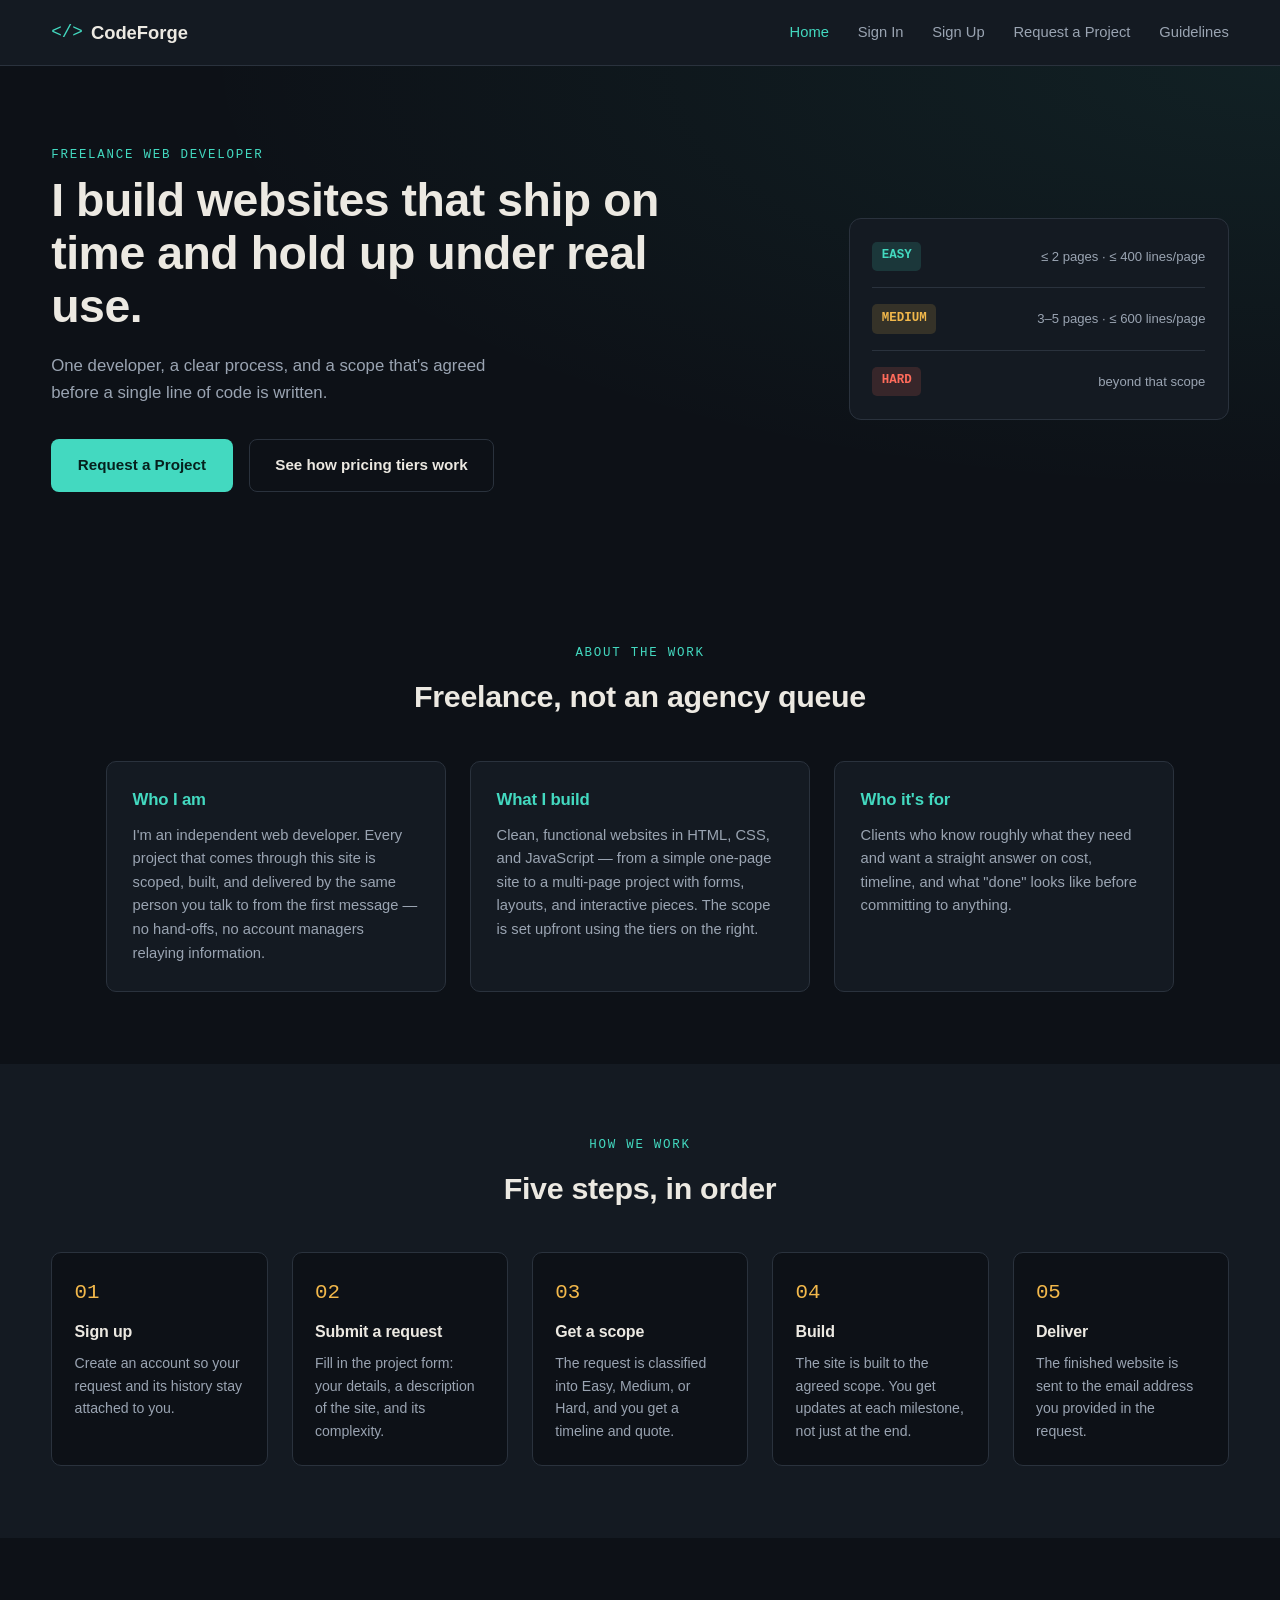
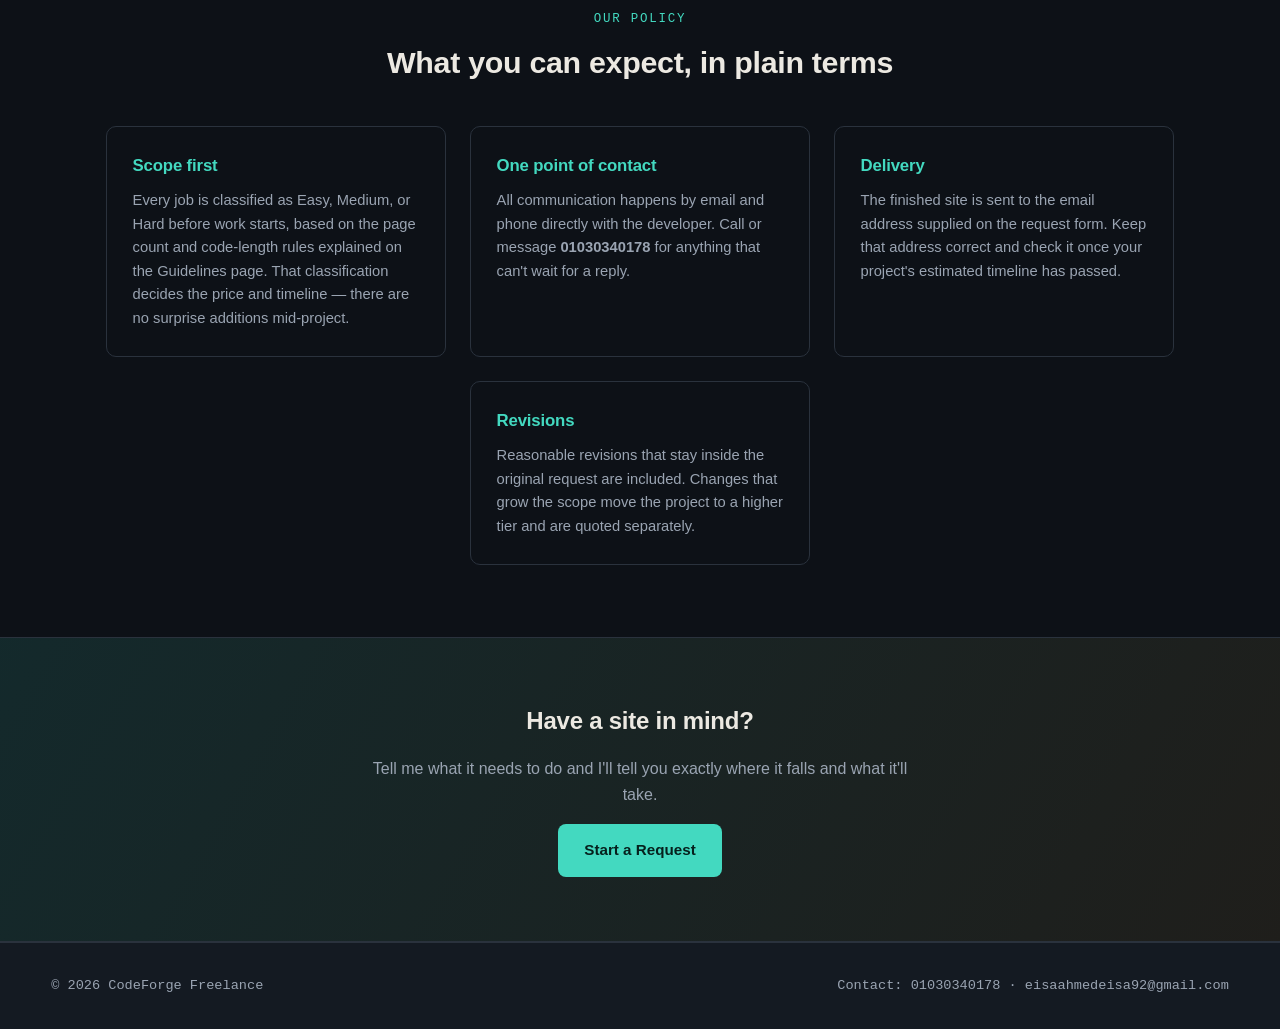
<file: website/Html/index.html>
<!DOCTYPE html>
<html lang="en">
<head>
  <meta charset="UTF-8">
  <meta name="viewport" content="width=device-width, initial-scale=1.0">
  <title>CodeForge Freelance — Home</title>
  <link rel="stylesheet" href="../style/index.css">
</head>
<body>

  <nav class="navbar">
    <div class="nav-brand">
      <span class="brand-mark">&lt;/&gt;</span>
      <span class="brand-name">CodeForge</span>
    </div>
    <div class="nav-links">
      <a href="index.html" class="active">Home</a>
      <a href="signin.html">Sign In</a>
      <a href="signup.html">Sign Up</a>
      <a href="orders.html">Request a Project</a>
      <a href="instructions.html">Guidelines</a>
    </div>
  </nav>

  <header class="hero">
    <div class="hero-text">
      <p class="eyebrow">Freelance Web Developer</p>
      <h1>I build websites that ship on time and hold up under real use.</h1>
      <p class="hero-sub">One developer, a clear process, and a scope that's agreed before a single line of code is written.</p>
      <div class="hero-actions">
        <a href="orders.html" class="btn btn-primary">Request a Project</a>
        <a href="instructions.html" class="btn btn-ghost">See how pricing tiers work</a>
      </div>
    </div>
    <div class="hero-panel">
      <div class="tier-strip">
        <div class="tier-row">
          <span class="tier-tag tier-easy">EASY</span>
          <span class="tier-meta">≤ 2 pages · ≤ 400 lines/page</span>
        </div>
        <div class="tier-row">
          <span class="tier-tag tier-medium">MEDIUM</span>
          <span class="tier-meta">3–5 pages · ≤ 600 lines/page</span>
        </div>
        <div class="tier-row">
          <span class="tier-tag tier-hard">HARD</span>
          <span class="tier-meta">beyond that scope</span>
        </div>
      </div>
    </div>
  </header>

  <main>
    <section class="about section">
      <div class="section-head">
        <p class="eyebrow">About the work</p>
        <h2>Freelance, not an agency queue</h2>
      </div>
      <div class="about-grid">
        <div class="about-card">
          <h3>Who I am</h3>
          <p>I'm an independent web developer. Every project that comes through this site is scoped, built, and delivered by the same person you talk to from the first message — no hand-offs, no account managers relaying information.</p>
        </div>
        <div class="about-card">
          <h3>What I build</h3>
          <p>Clean, functional websites in HTML, CSS, and JavaScript — from a simple one-page site to a multi-page project with forms, layouts, and interactive pieces. The scope is set upfront using the tiers on the right.</p>
        </div>
        <div class="about-card">
          <h3>Who it's for</h3>
          <p>Clients who know roughly what they need and want a straight answer on cost, timeline, and what "done" looks like before committing to anything.</p>
        </div>
      </div>
    </section>

    <section class="how section section-alt">
      <div class="section-head">
        <p class="eyebrow">How we work</p>
        <h2>Five steps, in order</h2>
      </div>
      <div class="steps-flex">
        <div class="step">
          <div class="step-index">01</div>
          <h3>Sign up</h3>
          <p>Create an account so your request and its history stay attached to you.</p>
        </div>
        <div class="step">
          <div class="step-index">02</div>
          <h3>Submit a request</h3>
          <p>Fill in the project form: your details, a description of the site, and its complexity.</p>
        </div>
        <div class="step">
          <div class="step-index">03</div>
          <h3>Get a scope</h3>
          <p>The request is classified into Easy, Medium, or Hard, and you get a timeline and quote.</p>
        </div>
        <div class="step">
          <div class="step-index">04</div>
          <h3>Build</h3>
          <p>The site is built to the agreed scope. You get updates at each milestone, not just at the end.</p>
        </div>
        <div class="step">
          <div class="step-index">05</div>
          <h3>Deliver</h3>
          <p>The finished website is sent to the email address you provided in the request.</p>
        </div>
      </div>
    </section>

    <section class="policy section">
      <div class="section-head">
        <p class="eyebrow">Our policy</p>
        <h2>What you can expect, in plain terms</h2>
      </div>
      <div class="policy-flex">
        <div class="policy-item">
          <h3>Scope first</h3>
          <p>Every job is classified as Easy, Medium, or Hard before work starts, based on the page count and code-length rules explained on the Guidelines page. That classification decides the price and timeline — there are no surprise additions mid-project.</p>
        </div>
        <div class="policy-item">
          <h3>One point of contact</h3>
          <p>All communication happens by email and phone directly with the developer. Call or message <strong>01030340178</strong> for anything that can't wait for a reply.</p>
        </div>
        <div class="policy-item">
          <h3>Delivery</h3>
          <p>The finished site is sent to the email address supplied on the request form. Keep that address correct and check it once your project's estimated timeline has passed.</p>
        </div>
        <div class="policy-item">
          <h3>Revisions</h3>
          <p>Reasonable revisions that stay inside the original request are included. Changes that grow the scope move the project to a higher tier and are quoted separately.</p>
        </div>
      </div>
    </section>

    <section class="cta-band">
      <div class="cta-inner">
        <h2>Have a site in mind?</h2>
        <p>Tell me what it needs to do and I'll tell you exactly where it falls and what it'll take.</p>
        <a href="orders.html" class="btn btn-primary">Start a Request</a>
      </div>
    </section>
  </main>

  <footer class="site-footer">
    <div class="footer-flex">
      <span>&copy; 2026 CodeForge Freelance</span>
      <span>Contact: 01030340178 · eisaahmedeisa92@gmail.com</span>
    </div>
  </footer>

</body>
</html>
</file>
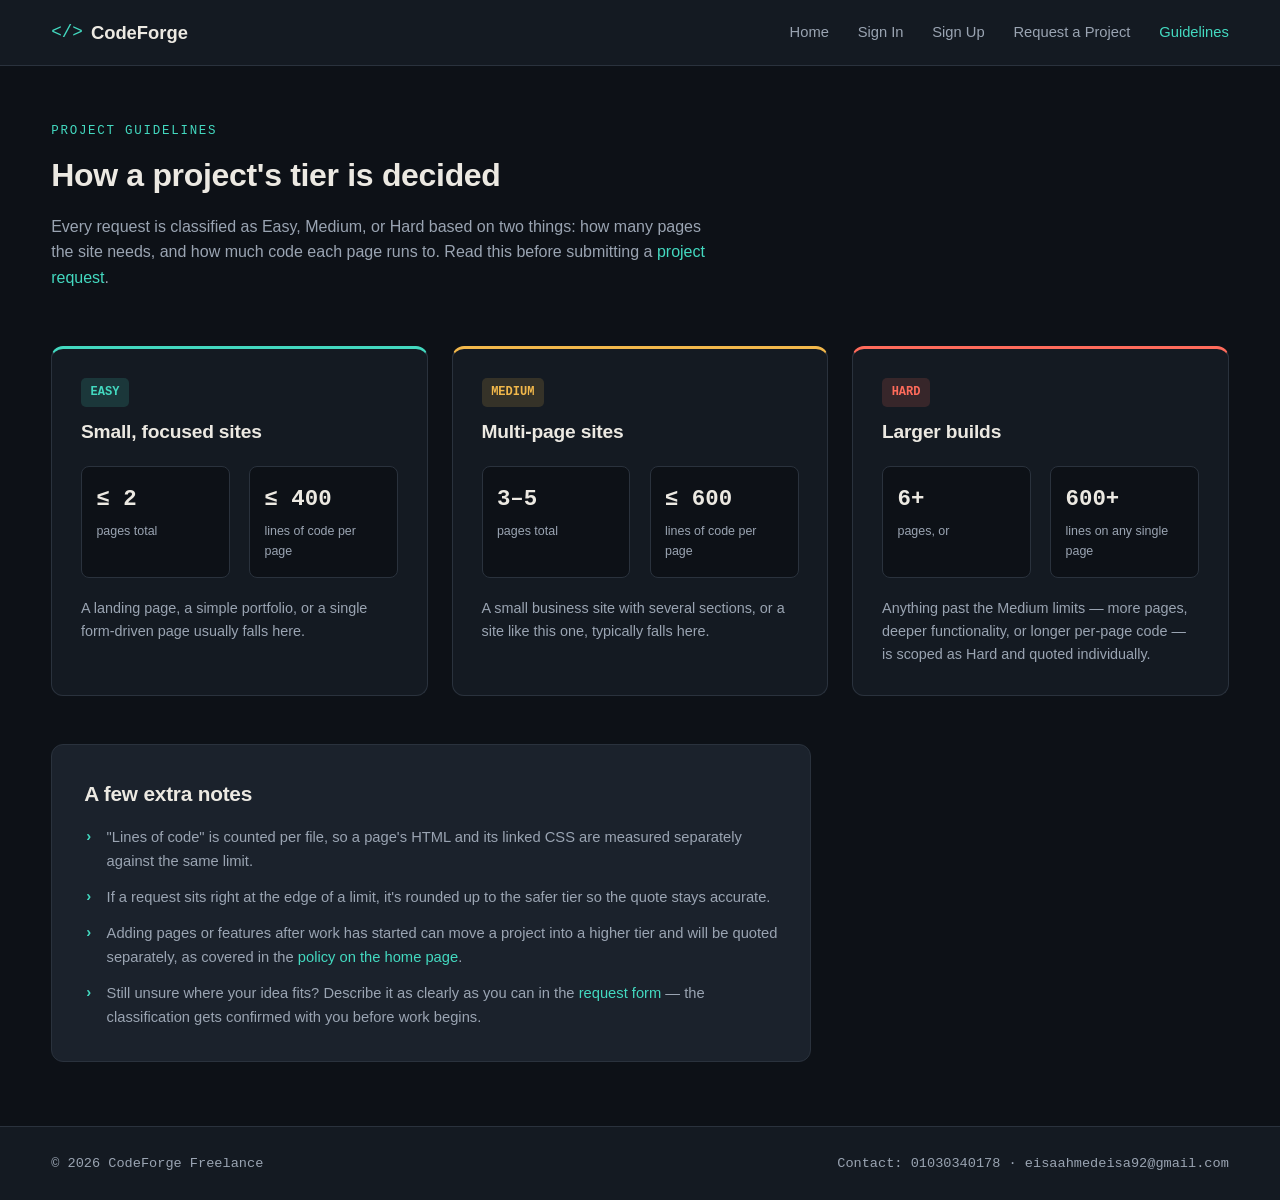
<file: website/Html/instructions.html>
<!DOCTYPE html>
<html lang="en">
<head>
  <meta charset="UTF-8">
  <meta name="viewport" content="width=device-width, initial-scale=1.0">
  <title>CodeForge Freelance — Guidelines</title>
  <link rel="stylesheet" href="../style/instructions.css">
</head>
<body>

  <nav class="navbar">
    <div class="nav-brand">
      <span class="brand-mark">&lt;/&gt;</span>
      <span class="brand-name">CodeForge</span>
    </div>
    <div class="nav-links">
      <a href="index.html">Home</a>
      <a href="signin.html">Sign In</a>
      <a href="signup.html">Sign Up</a>
      <a href="orders.html">Request a Project</a>
      <a href="instructions.html" class="active">Guidelines</a>
    </div>
  </nav>

  <header class="instr-hero">
    <p class="eyebrow">Project guidelines</p>
    <h1>How a project's tier is decided</h1>
    <p class="instr-sub">Every request is classified as Easy, Medium, or Hard based on two things: how many pages the site needs, and how much code each page runs to. Read this before submitting a <a href="orders.html">project request</a>.</p>
  </header>

  <main class="tiers-wrap">
    <div class="tiers-flex">

      <div class="tier-card tier-card-easy">
        <div class="tier-card-head">
          <span class="tier-tag tier-easy">EASY</span>
          <h2>Small, focused sites</h2>
        </div>
        <div class="rule-flex">
          <div class="rule">
            <span class="rule-num">≤ 2</span>
            <span class="rule-label">pages total</span>
          </div>
          <div class="rule">
            <span class="rule-num">≤ 400</span>
            <span class="rule-label">lines of code per page</span>
          </div>
        </div>
        <p class="tier-note">A landing page, a simple portfolio, or a single form-driven page usually falls here.</p>
      </div>

      <div class="tier-card tier-card-medium">
        <div class="tier-card-head">
          <span class="tier-tag tier-medium">MEDIUM</span>
          <h2>Multi-page sites</h2>
        </div>
        <div class="rule-flex">
          <div class="rule">
            <span class="rule-num">3–5</span>
            <span class="rule-label">pages total</span>
          </div>
          <div class="rule">
            <span class="rule-num">≤ 600</span>
            <span class="rule-label">lines of code per page</span>
          </div>
        </div>
        <p class="tier-note">A small business site with several sections, or a site like this one, typically falls here.</p>
      </div>

      <div class="tier-card tier-card-hard">
        <div class="tier-card-head">
          <span class="tier-tag tier-hard">HARD</span>
          <h2>Larger builds</h2>
        </div>
        <div class="rule-flex">
          <div class="rule">
            <span class="rule-num">6+</span>
            <span class="rule-label">pages, or</span>
          </div>
          <div class="rule">
            <span class="rule-num">600+</span>
            <span class="rule-label">lines on any single page</span>
          </div>
        </div>
        <p class="tier-note">Anything past the Medium limits — more pages, deeper functionality, or longer per-page code — is scoped as Hard and quoted individually.</p>
      </div>

    </div>

    <section class="notes-section">
      <h2>A few extra notes</h2>
      <ul class="notes-list">
        <li>"Lines of code" is counted per file, so a page's HTML and its linked CSS are measured separately against the same limit.</li>
        <li>If a request sits right at the edge of a limit, it's rounded up to the safer tier so the quote stays accurate.</li>
        <li>Adding pages or features after work has started can move a project into a higher tier and will be quoted separately, as covered in the <a href="index.html">policy on the home page</a>.</li>
        <li>Still unsure where your idea fits? Describe it as clearly as you can in the <a href="orders.html">request form</a> — the classification gets confirmed with you before work begins.</li>
      </ul>
    </section>
  </main>

  <footer class="site-footer">
    <div class="footer-flex">
      <span>&copy; 2026 CodeForge Freelance</span>
      <span>Contact: 01030340178 · eisaahmedeisa92@gmail.com</span>
    </div>
  </footer>

</body>
</html>
</file>
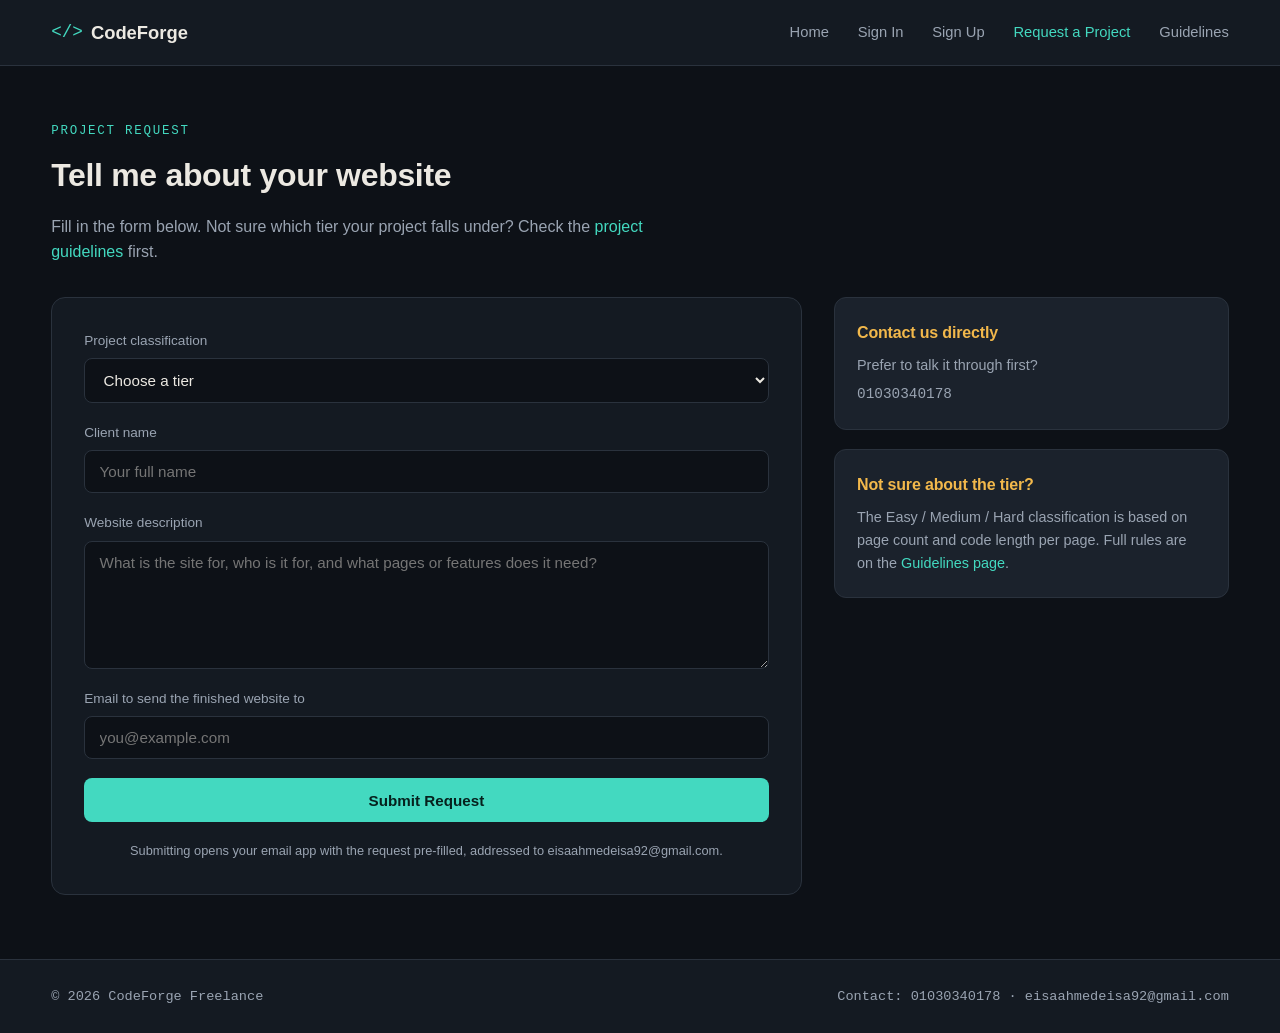
<file: website/Html/orders.html>
<!DOCTYPE html>
<html lang="en">
<head>
  <meta charset="UTF-8">
  <meta name="viewport" content="width=device-width, initial-scale=1.0">
  <title>CodeForge Freelance — Request a Project</title>
  <link rel="stylesheet" href="../style/orders.css">
</head>
<body>

  <nav class="navbar">
    <div class="nav-brand">
      <span class="brand-mark">&lt;/&gt;</span>
      <span class="brand-name">CodeForge</span>
    </div>
    <div class="nav-links">
      <a href="index.html">Home</a>
      <a href="signin.html">Sign In</a>
      <a href="signup.html">Sign Up</a>
      <a href="orders.html" class="active">Request a Project</a>
      <a href="instructions.html">Guidelines</a>
    </div>
  </nav>

  <header class="orders-hero">
    <p class="eyebrow">Project request</p>
    <h1>Tell me about your website</h1>
    <p class="orders-sub">Fill in the form below. Not sure which tier your project falls under? Check the
      <a href="instructions.html">project guidelines</a> first.</p>
  </header>

  <main class="orders-wrap">
    <div class="orders-grid">

      <form id="orderForm" class="order-form">
        <div class="field">
          <label for="complexity">Project classification</label>
          <select id="complexity" name="complexity" required>
            <option value="" disabled selected>Choose a tier</option>
            <option value="Easy">Easy — up to 2 pages</option>
            <option value="Medium">Medium — 3 to 5 pages</option>
            <option value="Hard">Hard — beyond that scope</option>
          </select>
        </div>

        <div class="field">
          <label for="clientName">Client name</label>
          <input type="text" id="clientName" name="clientName" placeholder="Your full name" required>
        </div>

        <div class="field">
          <label for="description">Website description</label>
          <textarea id="description" name="description" rows="6" placeholder="What is the site for, who is it for, and what pages or features does it need?" required></textarea>
        </div>

        <div class="field">
          <label for="deliveryEmail">Email to send the finished website to</label>
          <input type="email" id="deliveryEmail" name="deliveryEmail" placeholder="you@example.com" required>
        </div>

        <button type="submit" class="btn btn-primary btn-block">Submit Request</button>
        <p class="form-note">Submitting opens your email app with the request pre-filled, addressed to
          eisaahmedeisa92@gmail.com.</p>
      </form>

      <aside class="orders-side">
        <div class="side-card">
          <h3>Contact us directly</h3>
          <p>Prefer to talk it through first?</p>
          <p class="side-phone">01030340178</p>
        </div>
        <div class="side-card">
          <h3>Not sure about the tier?</h3>
          <p>The Easy / Medium / Hard classification is based on page count and code length per page. Full rules are on the <a href="instructions.html">Guidelines page</a>.</p>
        </div>
      </aside>

    </div>
  </main>

  <footer class="site-footer">
    <div class="footer-flex">
      <span>&copy; 2026 CodeForge Freelance</span>
      <span>Contact: 01030340178 · eisaahmedeisa92@gmail.com</span>
    </div>
  </footer>

  <script>
    document.getElementById('orderForm').addEventListener('submit', function (e) {
      e.preventDefault();

      var complexity = document.getElementById('complexity').value;
      var clientName = document.getElementById('clientName').value;
      var description = document.getElementById('description').value;
      var deliveryEmail = document.getElementById('deliveryEmail').value;

      var subject = 'New project request — ' + complexity + ' (' + clientName + ')';
      var body =
        'Client name: ' + clientName + '\n' +
        'Project classification: ' + complexity + '\n' +
        'Email to send finished website to: ' + deliveryEmail + '\n\n' +
        'Website description:\n' + description + '\n\n' +
        '---\n' +
        'Sent from the CodeForge project request form.';

      var mailtoLink =
        'mailto:eisaahmedeisa92@gmail.com' +
        '?subject=' + encodeURIComponent(subject) +
        '&body=' + encodeURIComponent(body);

      window.location.href = mailtoLink;
    });
  </script>

</body>
</html>
</file>
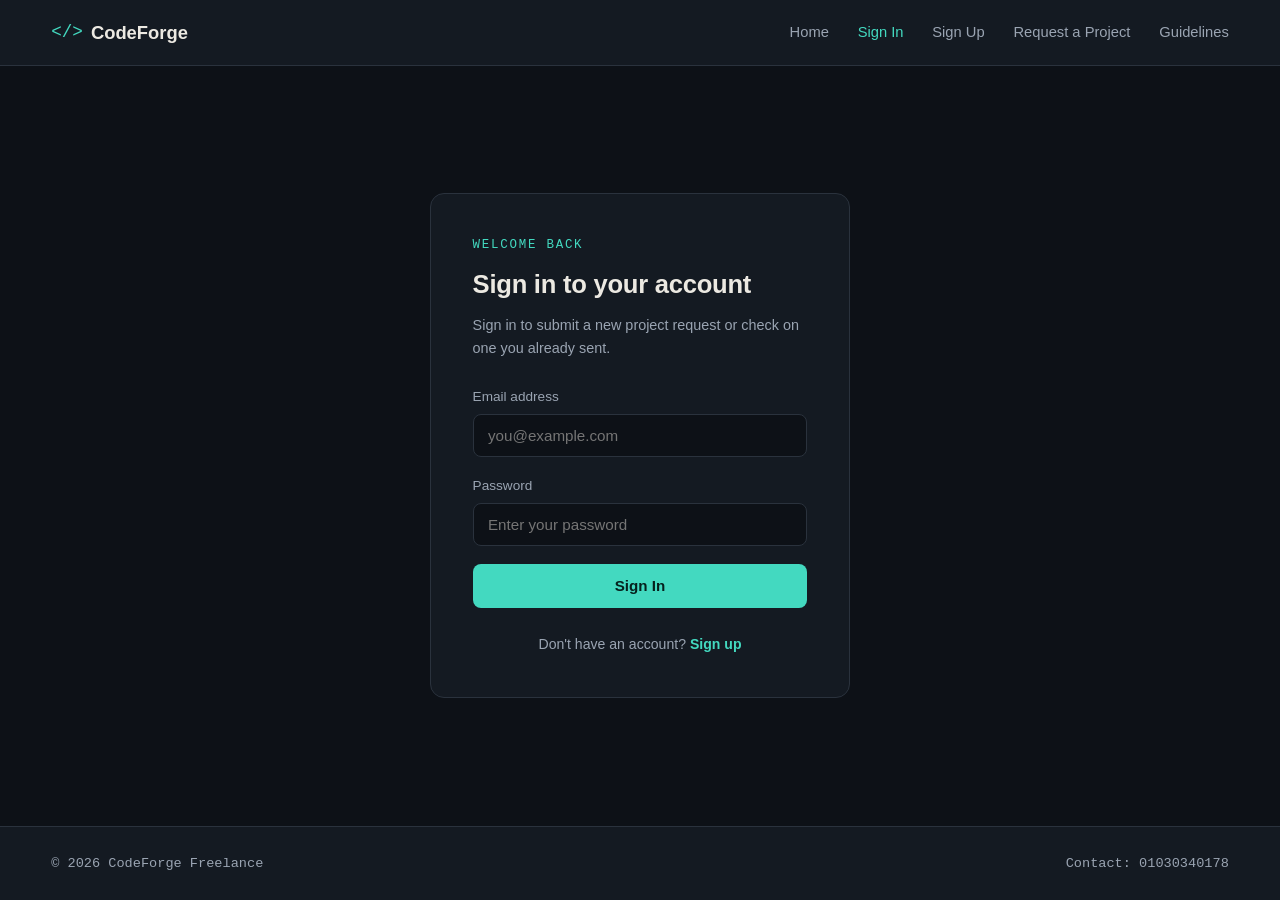
<file: website/Html/signin.html>
<!DOCTYPE html>
<html lang="en">
<head>
  <meta charset="UTF-8">
  <meta name="viewport" content="width=device-width, initial-scale=1.0">
  <title>CodeForge Freelance — Sign In</title>
  <link rel="stylesheet" href="../style/signin.css">
</head>
<body>

  <nav class="navbar">
    <div class="nav-brand">
      <span class="brand-mark">&lt;/&gt;</span>
      <span class="brand-name">CodeForge</span>
    </div>
    <div class="nav-links">
      <a href="index.html">Home</a>
      <a href="signin.html" class="active">Sign In</a>
      <a href="signup.html">Sign Up</a>
      <a href="orders.html">Request a Project</a>
      <a href="instructions.html">Guidelines</a>
    </div>
  </nav>

  <main class="auth-wrap">
    <div class="auth-card">
      <div class="auth-head">
        <p class="eyebrow">Welcome back</p>
        <h1>Sign in to your account</h1>
        <p class="auth-sub">Sign in to submit a new project request or check on one you already sent.</p>
      </div>

      <form id="signinForm" class="auth-form">
        <div class="field">
          <label for="email">Email address</label>
          <input type="email" id="email" name="email" placeholder="you@example.com" required>
        </div>
        <div class="field">
          <label for="password">Password</label>
          <input type="password" id="password" name="password" placeholder="Enter your password" required>
        </div>
        <button type="submit" class="btn btn-primary btn-block">Sign In</button>
      </form>

      <p class="auth-switch">Don't have an account? <a href="signup.html">Sign up</a></p>
    </div>
  </main>

  <footer class="site-footer">
    <div class="footer-flex">
      <span>&copy; 2026 CodeForge Freelance</span>
      <span>Contact: 01030340178</span>
    </div>
  </footer>

  <script>
    document.getElementById('signinForm').addEventListener('submit', function (e) {
      e.preventDefault();
      // In a full build this would verify credentials against a server.
      // For this static site, a successful sign-in takes the user to the homepage.
      window.location.href = 'index.html';
    });
  </script>

</body>
</html>
</file>
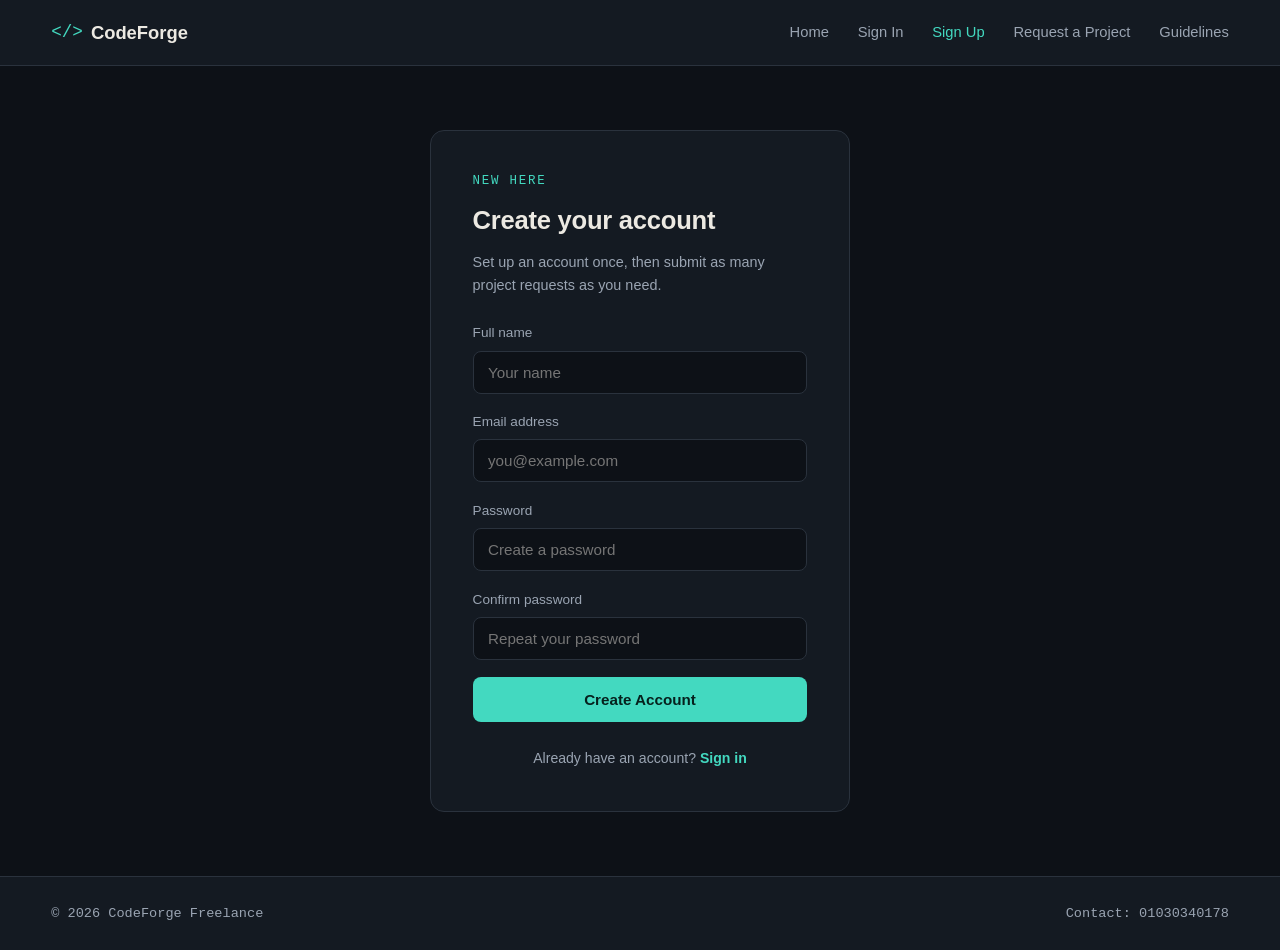
<file: website/Html/signup.html>
<!DOCTYPE html>
<html lang="en">
<head>
  <meta charset="UTF-8">
  <meta name="viewport" content="width=device-width, initial-scale=1.0">
  <title>CodeForge Freelance — Sign Up</title>
  <link rel="stylesheet" href="../style/signup.css">
</head>
<body>

  <nav class="navbar">
    <div class="nav-brand">
      <span class="brand-mark">&lt;/&gt;</span>
      <span class="brand-name">CodeForge</span>
    </div>
    <div class="nav-links">
      <a href="index.html">Home</a>
      <a href="signin.html">Sign In</a>
      <a href="signup.html" class="active">Sign Up</a>
      <a href="orders.html">Request a Project</a>
      <a href="instructions.html">Guidelines</a>
    </div>
  </nav>

  <main class="auth-wrap">
    <div class="auth-card">
      <div class="auth-head">
        <p class="eyebrow">New here</p>
        <h1>Create your account</h1>
        <p class="auth-sub">Set up an account once, then submit as many project requests as you need.</p>
      </div>

      <form id="signupForm" class="auth-form">
        <div class="field">
          <label for="fullName">Full name</label>
          <input type="text" id="fullName" name="fullName" placeholder="Your name" required>
        </div>
        <div class="field">
          <label for="email">Email address</label>
          <input type="email" id="email" name="email" placeholder="you@example.com" required>
        </div>
        <div class="field">
          <label for="password">Password</label>
          <input type="password" id="password" name="password" placeholder="Create a password" required>
        </div>
        <div class="field">
          <label for="confirmPassword">Confirm password</label>
          <input type="password" id="confirmPassword" name="confirmPassword" placeholder="Repeat your password" required>
        </div>
        <button type="submit" class="btn btn-primary btn-block">Create Account</button>
      </form>

      <p class="auth-switch">Already have an account? <a href="signin.html">Sign in</a></p>
    </div>
  </main>

  <footer class="site-footer">
    <div class="footer-flex">
      <span>&copy; 2026 CodeForge Freelance</span>
      <span>Contact: 01030340178</span>
    </div>
  </footer>

  <script>
    document.getElementById('signupForm').addEventListener('submit', function (e) {
      e.preventDefault();
      var pass = document.getElementById('password').value;
      var confirm = document.getElementById('confirmPassword').value;
      if (pass !== confirm) {
        alert('Passwords do not match. Please try again.');
        return;
      }
      // In a full build this would create the account on a server.
      // For this static site, a successful sign-up takes the user to sign in.
      window.location.href = 'signin.html';
    });
  </script>

</body>
</html>
</file>
<file: website/style/index.css>
/* ===== Design tokens ===== */
:root {
  --bg: #0D1117;
  --surface: #141A22;
  --surface-alt: #1B222C;
  --border: #2A323D;
  --text: #ECE9E2;
  --text-dim: #9AA4B2;
  --accent: #43D9C0;
  --accent-2: #F2B84B;
  --danger: #FF6B5B;
  --font-display: 'Space Grotesk', 'Segoe UI', sans-serif;
  --font-body: 'Inter', 'Segoe UI', sans-serif;
  --font-mono: 'JetBrains Mono', 'Courier New', monospace;
}

* { box-sizing: border-box; margin: 0; padding: 0; }

body {
  background: var(--bg);
  color: var(--text);
  font-family: var(--font-body);
  line-height: 1.6;
}

h1, h2, h3 {
  font-family: var(--font-display);
  font-weight: 600;
  letter-spacing: -0.01em;
}

a { color: inherit; text-decoration: none; }

.eyebrow {
  font-family: var(--font-mono);
  font-size: 0.78rem;
  letter-spacing: 0.14em;
  text-transform: uppercase;
  color: var(--accent);
  margin-bottom: 0.5rem;
}

/* ===== Navbar ===== */
.navbar {
  display: flex;
  justify-content: space-between;
  align-items: center;
  padding: 1.1rem 4vw;
  background: var(--surface);
  border-bottom: 1px solid var(--border);
  position: sticky;
  top: 0;
  z-index: 10;
}

.nav-brand { display: flex; align-items: center; gap: 0.5rem; }
.brand-mark { font-family: var(--font-mono); color: var(--accent); font-size: 1.1rem; }
.brand-name { font-family: var(--font-display); font-weight: 700; font-size: 1.15rem; }

.nav-links { display: flex; gap: 1.8rem; }
.nav-links a {
  font-size: 0.92rem;
  color: var(--text-dim);
  transition: color 0.15s ease;
}
.nav-links a:hover, .nav-links a.active { color: var(--accent); }

/* ===== Hero ===== */
.hero {
  display: flex;
  flex-wrap: wrap;
  gap: 3rem;
  padding: 5rem 4vw;
  align-items: center;
  justify-content: space-between;
  background: radial-gradient(ellipse at top right, rgba(67,217,192,0.08), transparent 60%);
}

.hero-text { flex: 1 1 480px; max-width: 620px; }

.hero-text h1 {
  font-size: clamp(2rem, 4vw, 2.9rem);
  line-height: 1.15;
  margin-bottom: 1.2rem;
}

.hero-sub { color: var(--text-dim); font-size: 1.05rem; margin-bottom: 2rem; max-width: 480px; }

.hero-actions { display: flex; flex-wrap: wrap; gap: 1rem; }

.btn {
  display: inline-flex;
  align-items: center;
  justify-content: center;
  padding: 0.85rem 1.6rem;
  border-radius: 8px;
  font-weight: 600;
  font-size: 0.95rem;
  border: 1px solid transparent;
  cursor: pointer;
  transition: transform 0.12s ease, background 0.15s ease;
}
.btn:hover { transform: translateY(-2px); }

.btn-primary { background: var(--accent); color: #06211D; }
.btn-primary:hover { background: #58e6cf; }

.btn-ghost { border-color: var(--border); color: var(--text); }
.btn-ghost:hover { border-color: var(--accent); color: var(--accent); }

.hero-panel { flex: 1 1 320px; max-width: 380px; }

.tier-strip {
  background: var(--surface);
  border: 1px solid var(--border);
  border-radius: 12px;
  padding: 1.4rem;
  display: flex;
  flex-direction: column;
  gap: 1rem;
}

.tier-row {
  display: flex;
  justify-content: space-between;
  align-items: center;
  padding-bottom: 1rem;
  border-bottom: 1px solid var(--border);
}
.tier-row:last-child { border-bottom: none; padding-bottom: 0; }

.tier-tag {
  font-family: var(--font-mono);
  font-size: 0.78rem;
  font-weight: 700;
  padding: 0.3rem 0.6rem;
  border-radius: 5px;
}
.tier-easy { background: rgba(67,217,192,0.15); color: var(--accent); }
.tier-medium { background: rgba(242,184,75,0.15); color: var(--accent-2); }
.tier-hard { background: rgba(255,107,91,0.15); color: var(--danger); }

.tier-meta { font-size: 0.82rem; color: var(--text-dim); text-align: right; }

/* ===== Sections ===== */
.section { padding: 4.5rem 4vw; }
.section-alt { background: var(--surface); }
.section-head { max-width: 640px; margin: 0 auto 2.5rem; text-align: center; }
.section-head h2 { font-size: 1.9rem; }

.about-grid, .policy-flex {
  display: flex;
  flex-wrap: wrap;
  gap: 1.5rem;
  justify-content: center;
}

.about-card, .policy-item {
  background: var(--surface);
  border: 1px solid var(--border);
  border-radius: 10px;
  padding: 1.6rem;
  flex: 1 1 280px;
  max-width: 340px;
}
.policy-item { background: var(--bg); }

.about-card h3, .policy-item h3 { font-size: 1.05rem; margin-bottom: 0.6rem; color: var(--accent); }
.about-card p, .policy-item p { color: var(--text-dim); font-size: 0.92rem; }

.steps-flex {
  display: flex;
  flex-wrap: wrap;
  gap: 1.5rem;
  justify-content: center;
}

.step {
  flex: 1 1 190px;
  max-width: 220px;
  background: var(--bg);
  border: 1px solid var(--border);
  border-radius: 10px;
  padding: 1.4rem;
}

.step-index {
  font-family: var(--font-mono);
  color: var(--accent-2);
  font-size: 1.3rem;
  margin-bottom: 0.6rem;
}

.step h3 { font-size: 1rem; margin-bottom: 0.5rem; }
.step p { color: var(--text-dim); font-size: 0.88rem; }

.cta-band {
  background: linear-gradient(120deg, rgba(67,217,192,0.12), rgba(242,184,75,0.08));
  border-top: 1px solid var(--border);
  border-bottom: 1px solid var(--border);
  padding: 4rem 4vw;
}

.cta-inner {
  max-width: 560px;
  margin: 0 auto;
  text-align: center;
  display: flex;
  flex-direction: column;
  align-items: center;
  gap: 1rem;
}
.cta-inner p { color: var(--text-dim); }

/* ===== Footer ===== */
.site-footer { padding: 2rem 4vw; background: var(--surface); border-top: 1px solid var(--border); }
.footer-flex {
  display: flex;
  flex-wrap: wrap;
  justify-content: space-between;
  gap: 0.5rem;
  font-size: 0.85rem;
  color: var(--text-dim);
  font-family: var(--font-mono);
}

@media (max-width: 720px) {
  .navbar { flex-direction: column; gap: 0.8rem; }
  .nav-links { flex-wrap: wrap; justify-content: center; gap: 1rem; }
  .hero { padding: 3rem 6vw; }
}
</file>
<file: website/style/instructions.css>
/* ===== Design tokens ===== */
:root {
  --bg: #0D1117;
  --surface: #141A22;
  --surface-alt: #1B222C;
  --border: #2A323D;
  --text: #ECE9E2;
  --text-dim: #9AA4B2;
  --accent: #43D9C0;
  --accent-2: #F2B84B;
  --danger: #FF6B5B;
  --font-display: 'Space Grotesk', 'Segoe UI', sans-serif;
  --font-body: 'Inter', 'Segoe UI', sans-serif;
  --font-mono: 'JetBrains Mono', 'Courier New', monospace;
}

* { box-sizing: border-box; margin: 0; padding: 0; }

body {
  background: var(--bg);
  color: var(--text);
  font-family: var(--font-body);
  line-height: 1.6;
}

h1, h2 { font-family: var(--font-display); font-weight: 600; letter-spacing: -0.01em; }
a { color: var(--accent); text-decoration: none; }
a:hover { text-decoration: underline; }

.eyebrow {
  font-family: var(--font-mono);
  font-size: 0.78rem;
  letter-spacing: 0.14em;
  text-transform: uppercase;
  color: var(--accent);
  margin-bottom: 0.5rem;
}

/* ===== Navbar ===== */
.navbar {
  display: flex;
  justify-content: space-between;
  align-items: center;
  padding: 1.1rem 4vw;
  background: var(--surface);
  border-bottom: 1px solid var(--border);
}
.nav-brand { display: flex; align-items: center; gap: 0.5rem; }
.brand-mark { font-family: var(--font-mono); color: var(--accent); font-size: 1.1rem; }
.brand-name { font-family: var(--font-display); font-weight: 700; font-size: 1.15rem; }
.nav-links { display: flex; gap: 1.8rem; }
.nav-links a { color: var(--text-dim); font-size: 0.92rem; }
.nav-links a:hover, .nav-links a.active { color: var(--accent); text-decoration: none; }

/* ===== Hero ===== */
.instr-hero { padding: 3.5rem 4vw 1rem; max-width: 760px; }
.instr-hero h1 { font-size: 2rem; margin: 0.3rem 0 0.8rem; }
.instr-sub { color: var(--text-dim); }

/* ===== Tier cards ===== */
.tiers-wrap { padding: 2.5rem 4vw 4rem; }

.tiers-flex {
  display: flex;
  flex-wrap: wrap;
  gap: 1.5rem;
  margin-bottom: 3rem;
}

.tier-card {
  flex: 1 1 280px;
  background: var(--surface);
  border: 1px solid var(--border);
  border-top: 3px solid var(--accent);
  border-radius: 12px;
  padding: 1.8rem;
  display: flex;
  flex-direction: column;
  gap: 1.2rem;
}
.tier-card-medium { border-top-color: var(--accent-2); }
.tier-card-hard { border-top-color: var(--danger); }

.tier-card-head { display: flex; flex-direction: column; gap: 0.6rem; }
.tier-card-head h2 { font-size: 1.2rem; }

.tier-tag {
  align-self: flex-start;
  font-family: var(--font-mono);
  font-size: 0.75rem;
  font-weight: 700;
  padding: 0.3rem 0.6rem;
  border-radius: 5px;
}
.tier-easy { background: rgba(67,217,192,0.15); color: var(--accent); }
.tier-medium { background: rgba(242,184,75,0.15); color: var(--accent-2); }
.tier-hard { background: rgba(255,107,91,0.15); color: var(--danger); }

.rule-flex {
  display: flex;
  gap: 1.2rem;
}

.rule {
  flex: 1;
  display: flex;
  flex-direction: column;
  gap: 0.3rem;
  background: var(--bg);
  border: 1px solid var(--border);
  border-radius: 8px;
  padding: 0.9rem;
}

.rule-num { font-family: var(--font-mono); font-size: 1.4rem; font-weight: 700; }
.rule-label { font-size: 0.78rem; color: var(--text-dim); }

.tier-note { color: var(--text-dim); font-size: 0.9rem; }

/* ===== Notes ===== */
.notes-section {
  max-width: 760px;
  background: var(--surface-alt);
  border: 1px solid var(--border);
  border-radius: 12px;
  padding: 2rem;
}
.notes-section h2 { font-size: 1.3rem; margin-bottom: 1rem; }
.notes-list { list-style: none; display: flex; flex-direction: column; gap: 0.8rem; }
.notes-list li {
  position: relative;
  padding-left: 1.4rem;
  color: var(--text-dim);
  font-size: 0.92rem;
}
.notes-list li::before {
  content: '›';
  position: absolute;
  left: 0;
  color: var(--accent);
  font-family: var(--font-mono);
  font-weight: 700;
}

/* ===== Footer ===== */
.site-footer { padding: 1.6rem 4vw; background: var(--surface); border-top: 1px solid var(--border); }
.footer-flex {
  display: flex;
  flex-wrap: wrap;
  justify-content: space-between;
  gap: 0.5rem;
  font-size: 0.85rem;
  color: var(--text-dim);
  font-family: var(--font-mono);
}

@media (max-width: 720px) {
  .navbar { flex-direction: column; gap: 0.8rem; }
  .nav-links { flex-wrap: wrap; justify-content: center; gap: 1rem; }
  .rule-flex { flex-direction: column; }
}
</file>
<file: website/style/orders.css>
/* ===== Design tokens ===== */
:root {
  --bg: #0D1117;
  --surface: #141A22;
  --surface-alt: #1B222C;
  --border: #2A323D;
  --text: #ECE9E2;
  --text-dim: #9AA4B2;
  --accent: #43D9C0;
  --accent-2: #F2B84B;
  --danger: #FF6B5B;
  --font-display: 'Space Grotesk', 'Segoe UI', sans-serif;
  --font-body: 'Inter', 'Segoe UI', sans-serif;
  --font-mono: 'JetBrains Mono', 'Courier New', monospace;
}

* { box-sizing: border-box; margin: 0; padding: 0; }

body {
  background: var(--bg);
  color: var(--text);
  font-family: var(--font-body);
  line-height: 1.6;
}

h1, h3 { font-family: var(--font-display); font-weight: 600; letter-spacing: -0.01em; }
a { color: var(--accent); text-decoration: none; }
a:hover { text-decoration: underline; }

.eyebrow {
  font-family: var(--font-mono);
  font-size: 0.78rem;
  letter-spacing: 0.14em;
  text-transform: uppercase;
  color: var(--accent);
  margin-bottom: 0.5rem;
}

/* ===== Navbar ===== */
.navbar {
  display: flex;
  justify-content: space-between;
  align-items: center;
  padding: 1.1rem 4vw;
  background: var(--surface);
  border-bottom: 1px solid var(--border);
}
.nav-brand { display: flex; align-items: center; gap: 0.5rem; }
.brand-mark { font-family: var(--font-mono); color: var(--accent); font-size: 1.1rem; }
.brand-name { font-family: var(--font-display); font-weight: 700; font-size: 1.15rem; }
.nav-links { display: flex; gap: 1.8rem; }
.nav-links a { color: var(--text-dim); font-size: 0.92rem; }
.nav-links a:hover, .nav-links a.active { color: var(--accent); text-decoration: none; }

/* ===== Hero ===== */
.orders-hero {
  padding: 3.5rem 4vw 2rem;
  max-width: 720px;
}
.orders-hero h1 { font-size: 2rem; margin: 0.3rem 0 0.8rem; }
.orders-sub { color: var(--text-dim); }

/* ===== Layout ===== */
.orders-wrap { padding: 0 4vw 4rem; }

.orders-grid {
  display: flex;
  flex-wrap: wrap;
  gap: 2rem;
  align-items: flex-start;
}

.order-form {
  flex: 2 1 480px;
  background: var(--surface);
  border: 1px solid var(--border);
  border-radius: 14px;
  padding: 2rem;
  display: flex;
  flex-direction: column;
  gap: 1.2rem;
}

.field { display: flex; flex-direction: column; gap: 0.4rem; }
.field label { font-size: 0.85rem; color: var(--text-dim); }

.field input,
.field select,
.field textarea {
  background: var(--bg);
  border: 1px solid var(--border);
  border-radius: 8px;
  padding: 0.75rem 0.9rem;
  color: var(--text);
  font-size: 0.95rem;
  font-family: var(--font-body);
  resize: vertical;
}
.field input:focus,
.field select:focus,
.field textarea:focus {
  outline: none;
  border-color: var(--accent);
}

.btn {
  display: inline-flex;
  align-items: center;
  justify-content: center;
  padding: 0.85rem 1.6rem;
  border-radius: 8px;
  font-weight: 600;
  font-size: 0.95rem;
  border: none;
  cursor: pointer;
  transition: transform 0.12s ease, background 0.15s ease;
}
.btn:hover { transform: translateY(-2px); }
.btn-primary { background: var(--accent); color: #06211D; }
.btn-primary:hover { background: #58e6cf; }
.btn-block { width: 100%; }

.form-note { font-size: 0.8rem; color: var(--text-dim); text-align: center; }

.orders-side {
  flex: 1 1 260px;
  display: flex;
  flex-direction: column;
  gap: 1.2rem;
}

.side-card {
  background: var(--surface-alt);
  border: 1px solid var(--border);
  border-radius: 12px;
  padding: 1.4rem;
}
.side-card h3 { font-size: 1rem; margin-bottom: 0.5rem; color: var(--accent-2); }
.side-card p { color: var(--text-dim); font-size: 0.9rem; }
.side-phone {
  font-family: var(--font-mono);
  font-size: 1.3rem;
  color: var(--text);
  margin-top: 0.4rem;
}

/* ===== Footer ===== */
.site-footer { padding: 1.6rem 4vw; background: var(--surface); border-top: 1px solid var(--border); }
.footer-flex {
  display: flex;
  flex-wrap: wrap;
  justify-content: space-between;
  gap: 0.5rem;
  font-size: 0.85rem;
  color: var(--text-dim);
  font-family: var(--font-mono);
}

@media (max-width: 720px) {
  .navbar { flex-direction: column; gap: 0.8rem; }
  .nav-links { flex-wrap: wrap; justify-content: center; gap: 1rem; }
}
</file>
<file: website/style/signin.css>
/* ===== Design tokens ===== */
:root {
  --bg: #0D1117;
  --surface: #141A22;
  --surface-alt: #1B222C;
  --border: #2A323D;
  --text: #ECE9E2;
  --text-dim: #9AA4B2;
  --accent: #43D9C0;
  --accent-2: #F2B84B;
  --danger: #FF6B5B;
  --font-display: 'Space Grotesk', 'Segoe UI', sans-serif;
  --font-body: 'Inter', 'Segoe UI', sans-serif;
  --font-mono: 'JetBrains Mono', 'Courier New', monospace;
}

* { box-sizing: border-box; margin: 0; padding: 0; }

body {
  background: var(--bg);
  color: var(--text);
  font-family: var(--font-body);
  line-height: 1.6;
  min-height: 100vh;
  display: flex;
  flex-direction: column;
}

h1 { font-family: var(--font-display); font-weight: 600; letter-spacing: -0.01em; }
a { color: inherit; text-decoration: none; }

.eyebrow {
  font-family: var(--font-mono);
  font-size: 0.78rem;
  letter-spacing: 0.14em;
  text-transform: uppercase;
  color: var(--accent);
  margin-bottom: 0.5rem;
}

/* ===== Navbar ===== */
.navbar {
  display: flex;
  justify-content: space-between;
  align-items: center;
  padding: 1.1rem 4vw;
  background: var(--surface);
  border-bottom: 1px solid var(--border);
}
.nav-brand { display: flex; align-items: center; gap: 0.5rem; }
.brand-mark { font-family: var(--font-mono); color: var(--accent); font-size: 1.1rem; }
.brand-name { font-family: var(--font-display); font-weight: 700; font-size: 1.15rem; }
.nav-links { display: flex; gap: 1.8rem; }
.nav-links a { font-size: 0.92rem; color: var(--text-dim); transition: color 0.15s ease; }
.nav-links a:hover, .nav-links a.active { color: var(--accent); }

/* ===== Auth layout ===== */
.auth-wrap {
  flex: 1;
  display: flex;
  align-items: center;
  justify-content: center;
  padding: 4rem 5vw;
}

.auth-card {
  background: var(--surface);
  border: 1px solid var(--border);
  border-radius: 14px;
  padding: 2.6rem;
  width: 100%;
  max-width: 420px;
  display: flex;
  flex-direction: column;
  gap: 1.6rem;
}

.auth-head h1 { font-size: 1.6rem; margin: 0.3rem 0 0.6rem; }
.auth-sub { color: var(--text-dim); font-size: 0.9rem; }

.auth-form {
  display: flex;
  flex-direction: column;
  gap: 1.1rem;
}

.field { display: flex; flex-direction: column; gap: 0.4rem; }
.field label { font-size: 0.85rem; color: var(--text-dim); }

.field input {
  background: var(--bg);
  border: 1px solid var(--border);
  border-radius: 8px;
  padding: 0.75rem 0.9rem;
  color: var(--text);
  font-size: 0.95rem;
  font-family: var(--font-body);
}
.field input:focus {
  outline: none;
  border-color: var(--accent);
}

.btn {
  display: inline-flex;
  align-items: center;
  justify-content: center;
  padding: 0.85rem 1.6rem;
  border-radius: 8px;
  font-weight: 600;
  font-size: 0.95rem;
  border: none;
  cursor: pointer;
  transition: transform 0.12s ease, background 0.15s ease;
}
.btn:hover { transform: translateY(-2px); }
.btn-primary { background: var(--accent); color: #06211D; }
.btn-primary:hover { background: #58e6cf; }
.btn-block { width: 100%; }

.auth-switch { text-align: center; font-size: 0.88rem; color: var(--text-dim); }
.auth-switch a { color: var(--accent); font-weight: 600; }

/* ===== Footer ===== */
.site-footer { padding: 1.6rem 4vw; background: var(--surface); border-top: 1px solid var(--border); }
.footer-flex {
  display: flex;
  flex-wrap: wrap;
  justify-content: space-between;
  gap: 0.5rem;
  font-size: 0.85rem;
  color: var(--text-dim);
  font-family: var(--font-mono);
}

@media (max-width: 720px) {
  .navbar { flex-direction: column; gap: 0.8rem; }
  .nav-links { flex-wrap: wrap; justify-content: center; gap: 1rem; }
}
</file>
<file: website/style/signup.css>
/* ===== Design tokens ===== */
:root {
  --bg: #0D1117;
  --surface: #141A22;
  --surface-alt: #1B222C;
  --border: #2A323D;
  --text: #ECE9E2;
  --text-dim: #9AA4B2;
  --accent: #43D9C0;
  --accent-2: #F2B84B;
  --danger: #FF6B5B;
  --font-display: 'Space Grotesk', 'Segoe UI', sans-serif;
  --font-body: 'Inter', 'Segoe UI', sans-serif;
  --font-mono: 'JetBrains Mono', 'Courier New', monospace;
}

* { box-sizing: border-box; margin: 0; padding: 0; }

body {
  background: var(--bg);
  color: var(--text);
  font-family: var(--font-body);
  line-height: 1.6;
  min-height: 100vh;
  display: flex;
  flex-direction: column;
}

h1 { font-family: var(--font-display); font-weight: 600; letter-spacing: -0.01em; }
a { color: inherit; text-decoration: none; }

.eyebrow {
  font-family: var(--font-mono);
  font-size: 0.78rem;
  letter-spacing: 0.14em;
  text-transform: uppercase;
  color: var(--accent);
  margin-bottom: 0.5rem;
}

/* ===== Navbar ===== */
.navbar {
  display: flex;
  justify-content: space-between;
  align-items: center;
  padding: 1.1rem 4vw;
  background: var(--surface);
  border-bottom: 1px solid var(--border);
}
.nav-brand { display: flex; align-items: center; gap: 0.5rem; }
.brand-mark { font-family: var(--font-mono); color: var(--accent); font-size: 1.1rem; }
.brand-name { font-family: var(--font-display); font-weight: 700; font-size: 1.15rem; }
.nav-links { display: flex; gap: 1.8rem; }
.nav-links a { font-size: 0.92rem; color: var(--text-dim); transition: color 0.15s ease; }
.nav-links a:hover, .nav-links a.active { color: var(--accent); }

/* ===== Auth layout ===== */
.auth-wrap {
  flex: 1;
  display: flex;
  align-items: center;
  justify-content: center;
  padding: 4rem 5vw;
}

.auth-card {
  background: var(--surface);
  border: 1px solid var(--border);
  border-radius: 14px;
  padding: 2.6rem;
  width: 100%;
  max-width: 420px;
  display: flex;
  flex-direction: column;
  gap: 1.6rem;
}

.auth-head h1 { font-size: 1.6rem; margin: 0.3rem 0 0.6rem; }
.auth-sub { color: var(--text-dim); font-size: 0.9rem; }

.auth-form {
  display: flex;
  flex-direction: column;
  gap: 1.1rem;
}

.field { display: flex; flex-direction: column; gap: 0.4rem; }
.field label { font-size: 0.85rem; color: var(--text-dim); }

.field input {
  background: var(--bg);
  border: 1px solid var(--border);
  border-radius: 8px;
  padding: 0.75rem 0.9rem;
  color: var(--text);
  font-size: 0.95rem;
  font-family: var(--font-body);
}
.field input:focus {
  outline: none;
  border-color: var(--accent);
}

.btn {
  display: inline-flex;
  align-items: center;
  justify-content: center;
  padding: 0.85rem 1.6rem;
  border-radius: 8px;
  font-weight: 600;
  font-size: 0.95rem;
  border: none;
  cursor: pointer;
  transition: transform 0.12s ease, background 0.15s ease;
}
.btn:hover { transform: translateY(-2px); }
.btn-primary { background: var(--accent); color: #06211D; }
.btn-primary:hover { background: #58e6cf; }
.btn-block { width: 100%; }

.auth-switch { text-align: center; font-size: 0.88rem; color: var(--text-dim); }
.auth-switch a { color: var(--accent); font-weight: 600; }

/* ===== Footer ===== */
.site-footer { padding: 1.6rem 4vw; background: var(--surface); border-top: 1px solid var(--border); }
.footer-flex {
  display: flex;
  flex-wrap: wrap;
  justify-content: space-between;
  gap: 0.5rem;
  font-size: 0.85rem;
  color: var(--text-dim);
  font-family: var(--font-mono);
}

@media (max-width: 720px) {
  .navbar { flex-direction: column; gap: 0.8rem; }
  .nav-links { flex-wrap: wrap; justify-content: center; gap: 1rem; }
}
</file>
